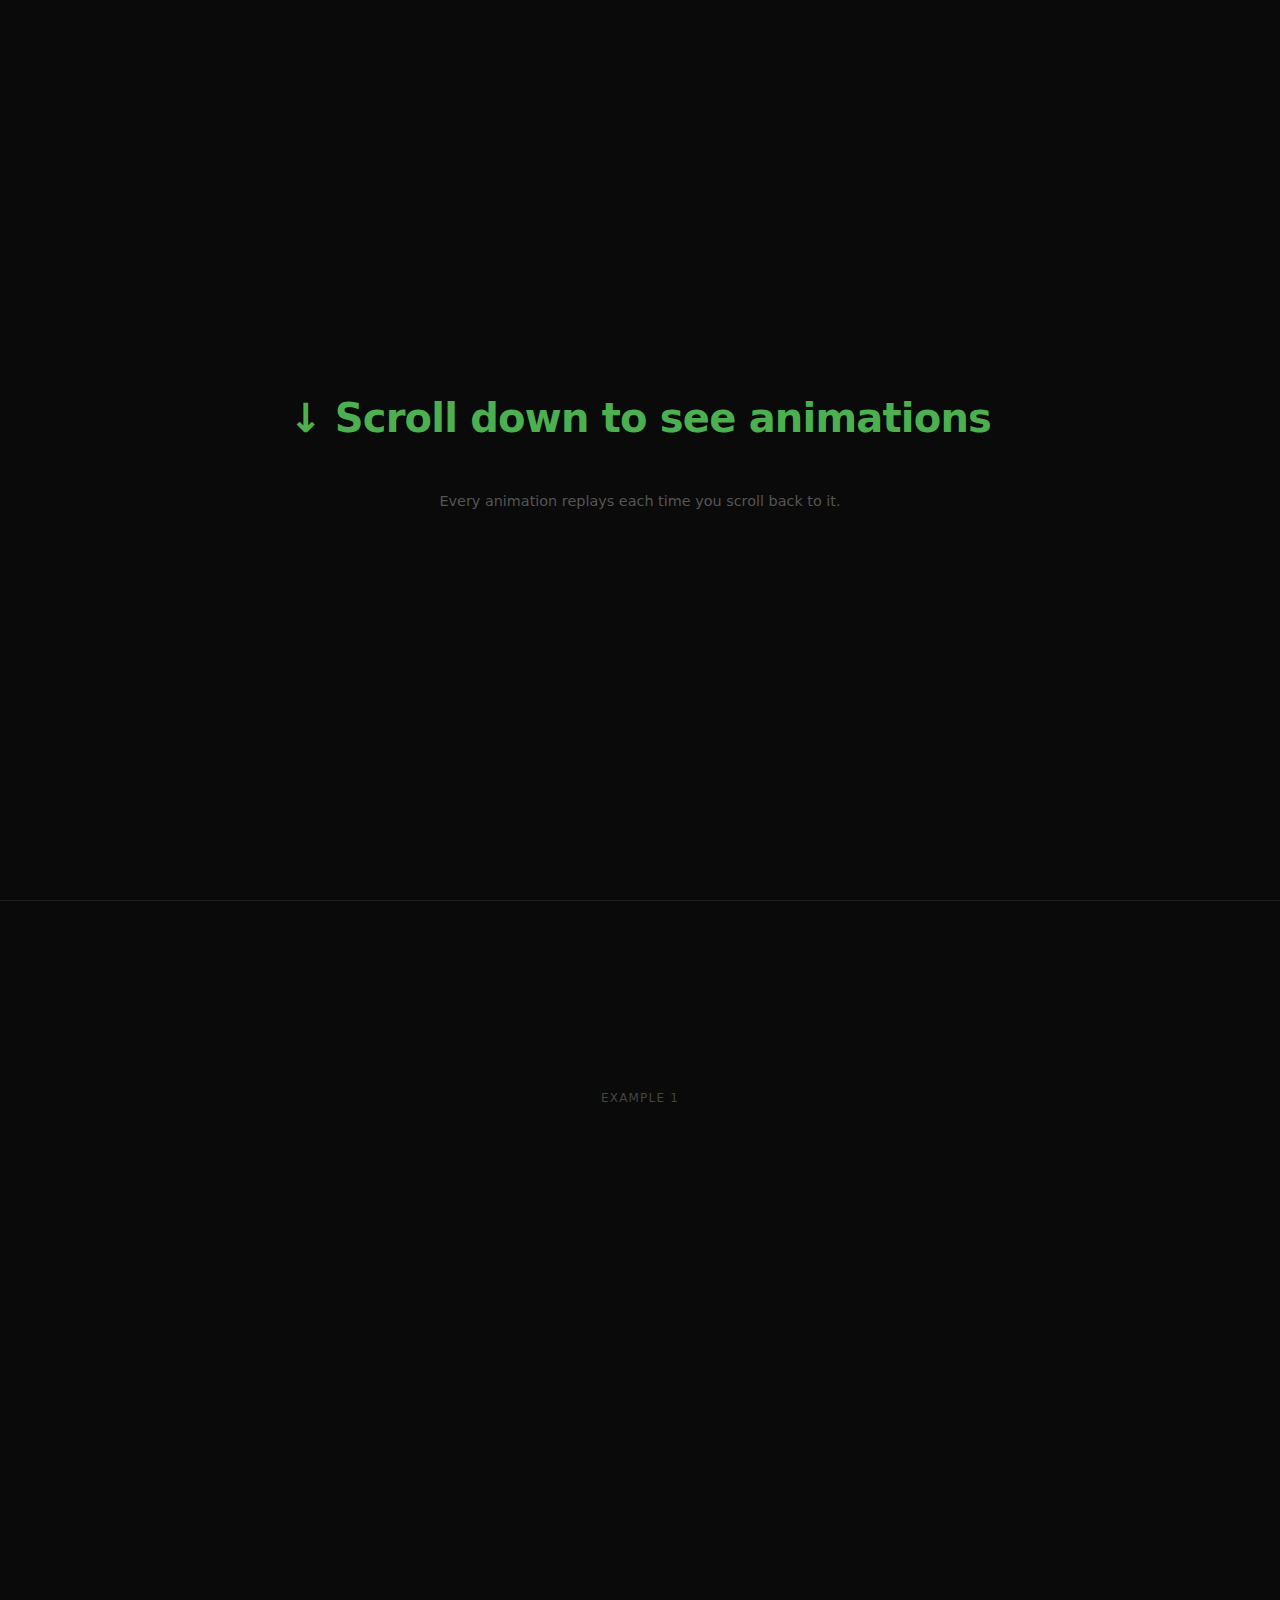
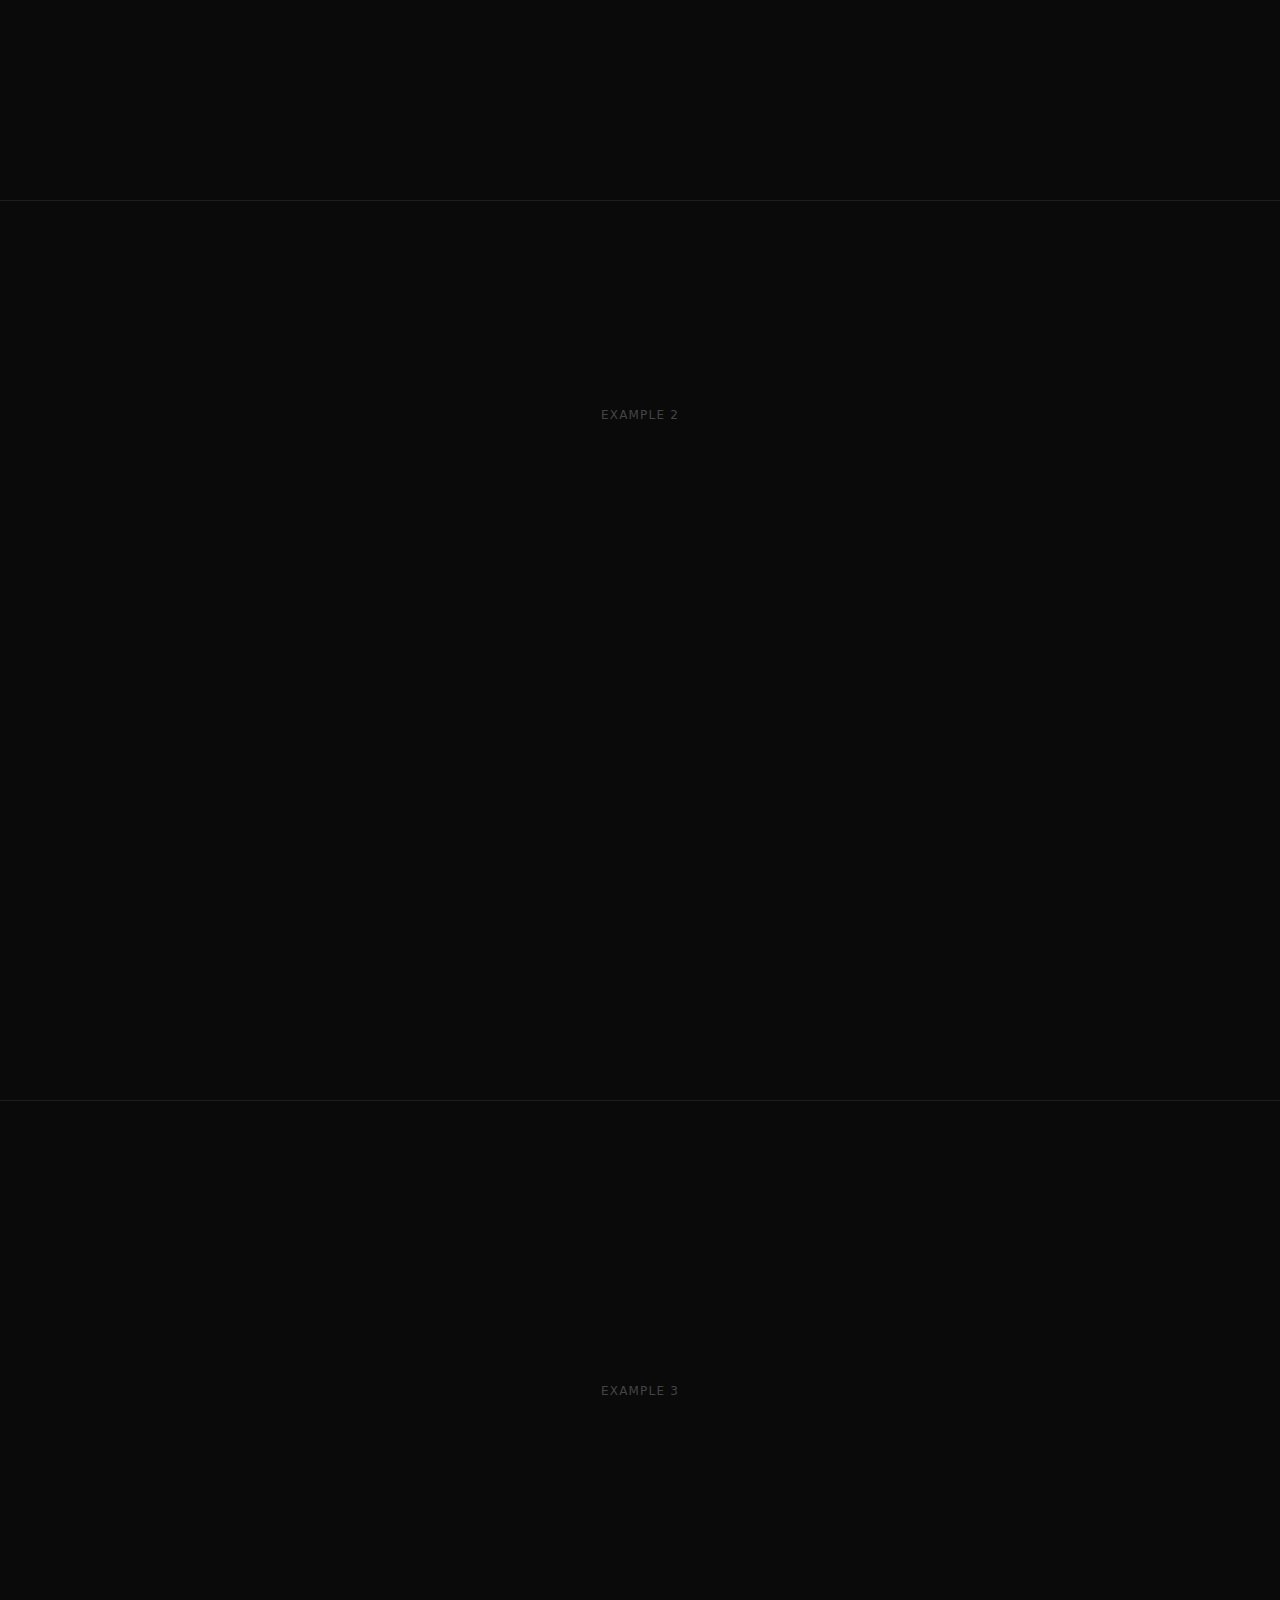
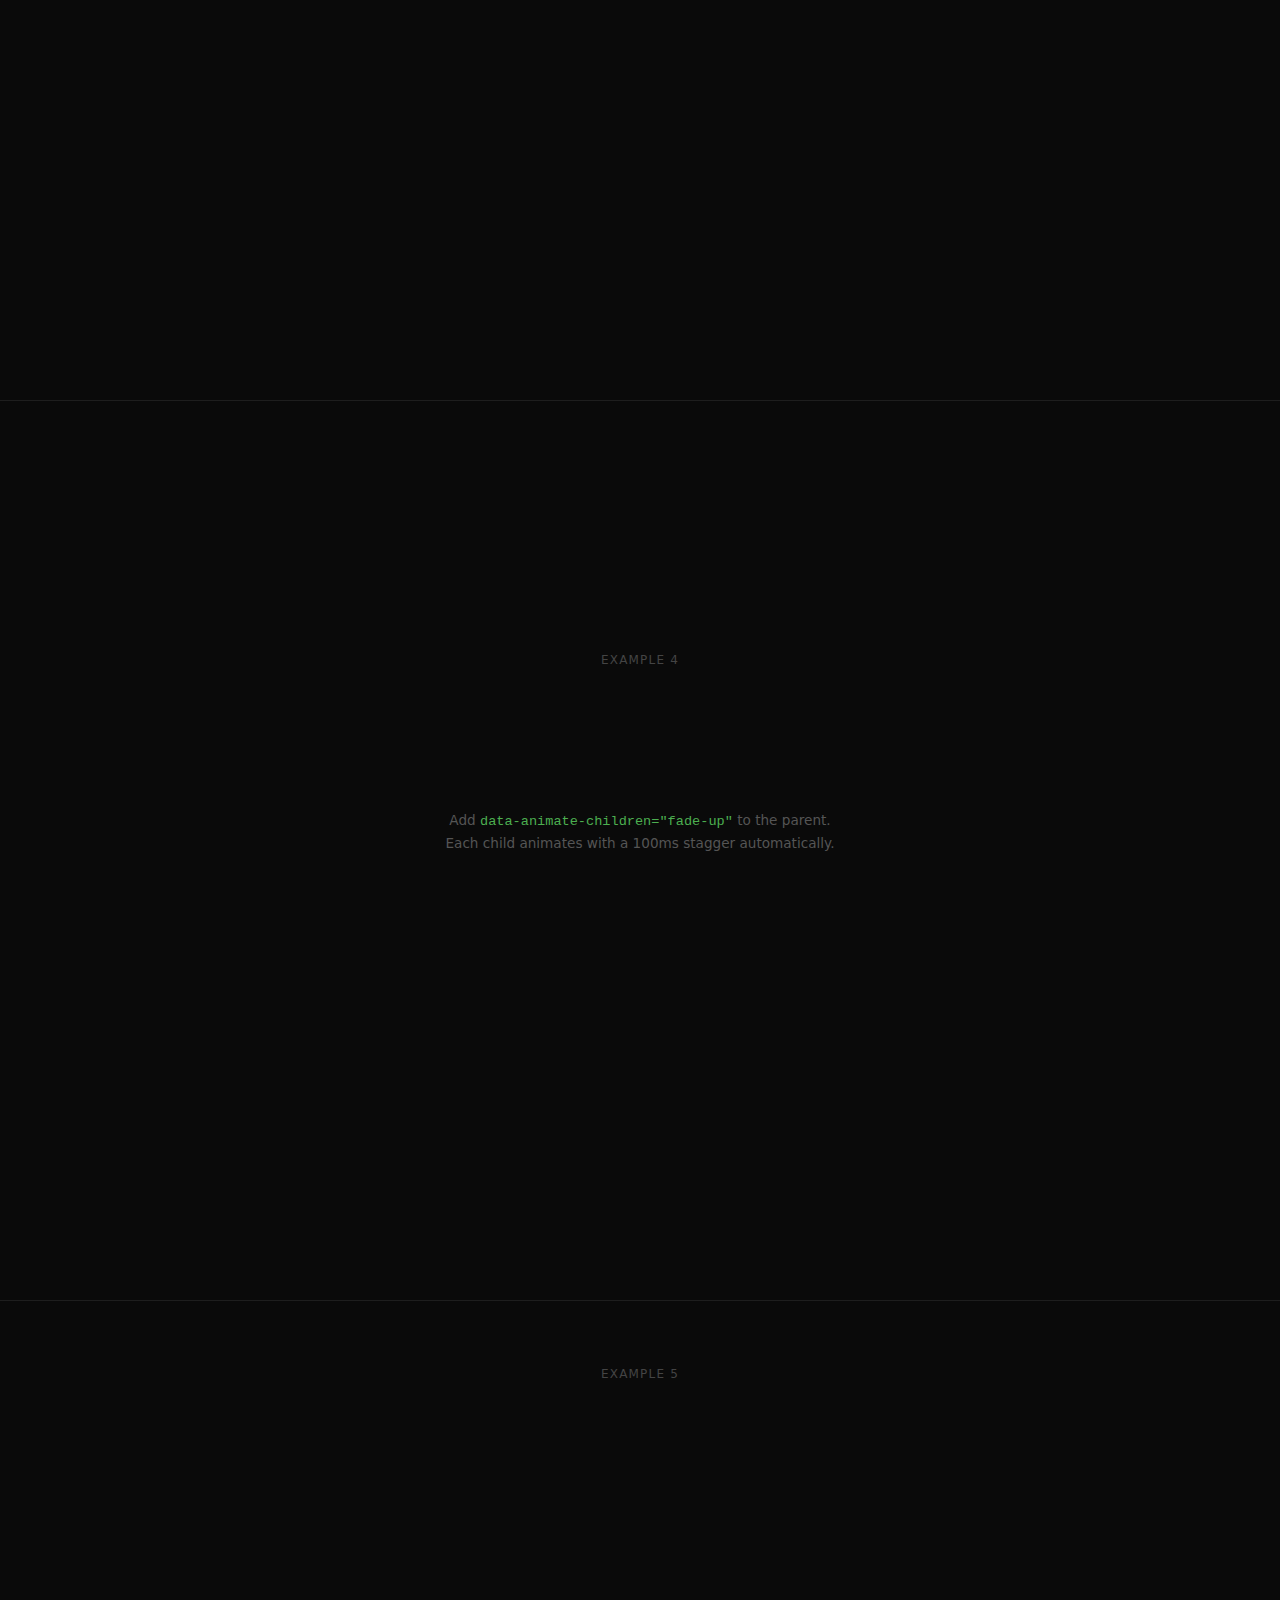
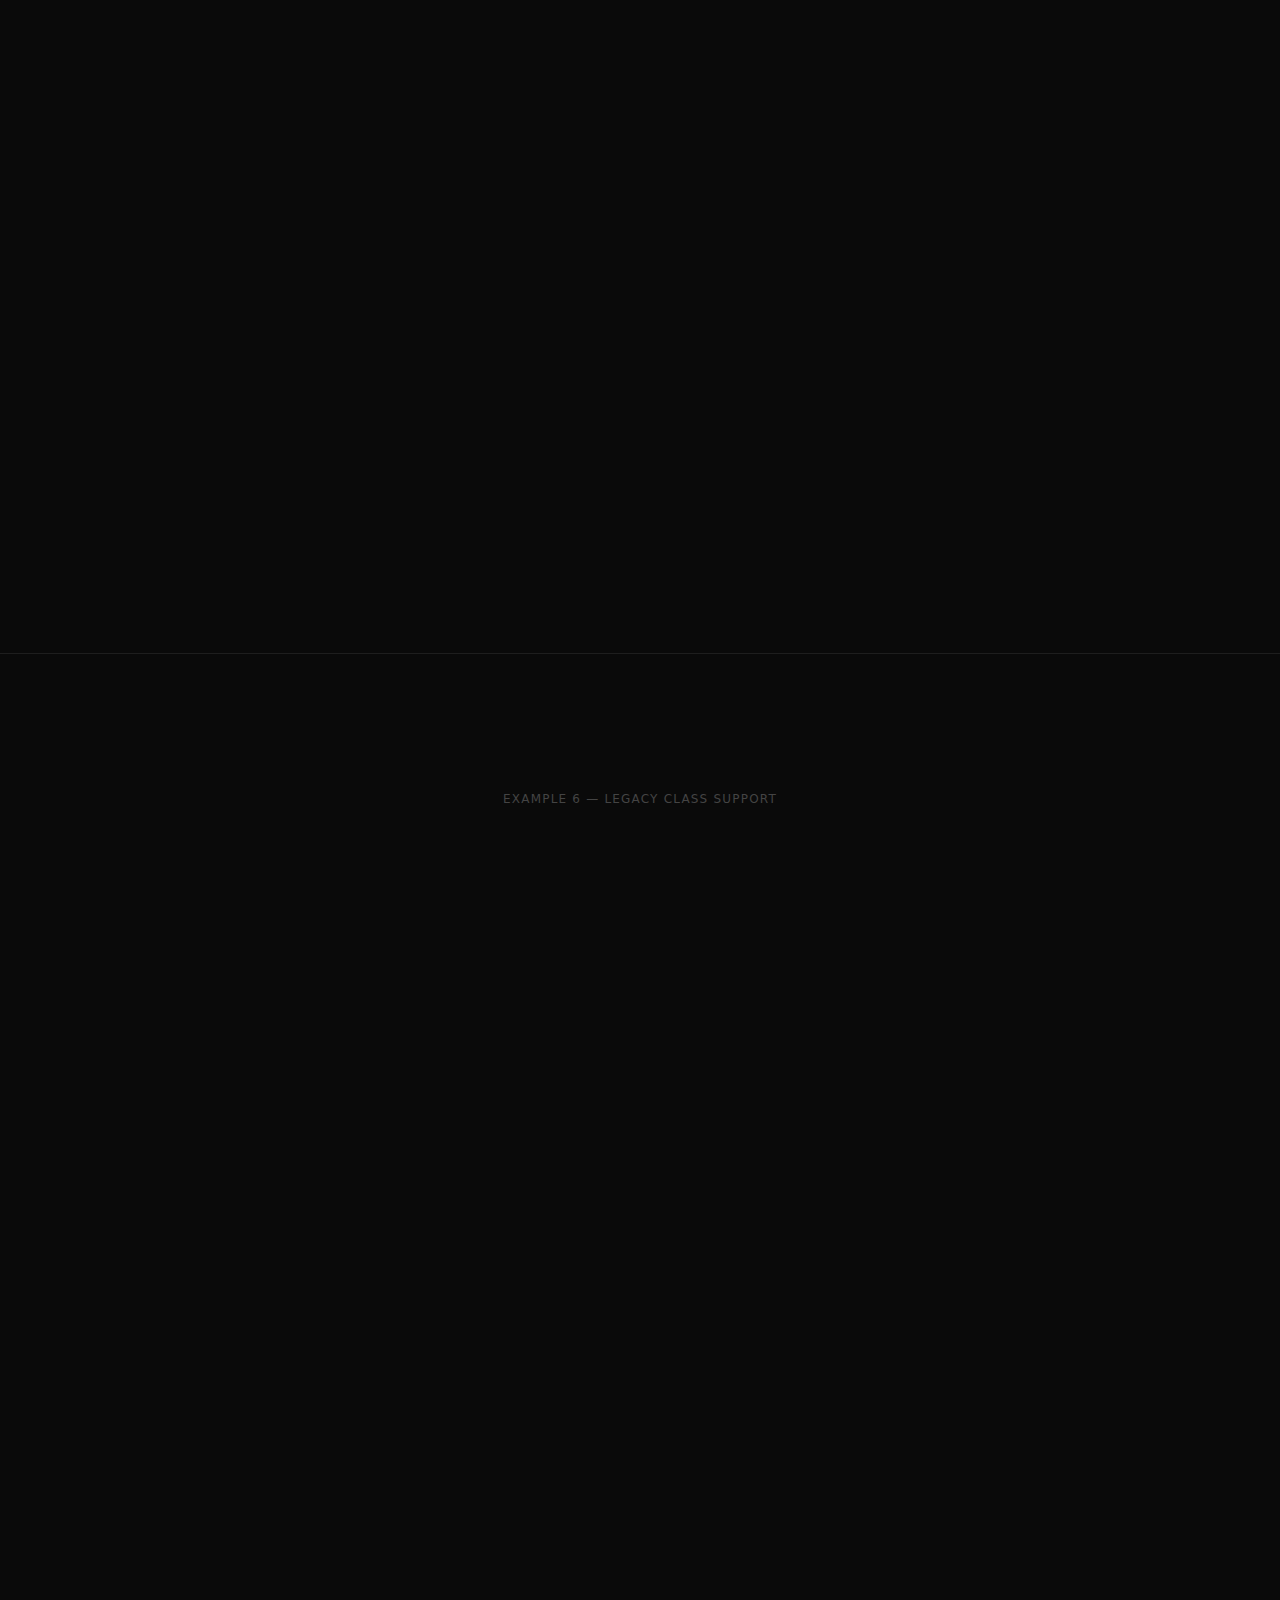
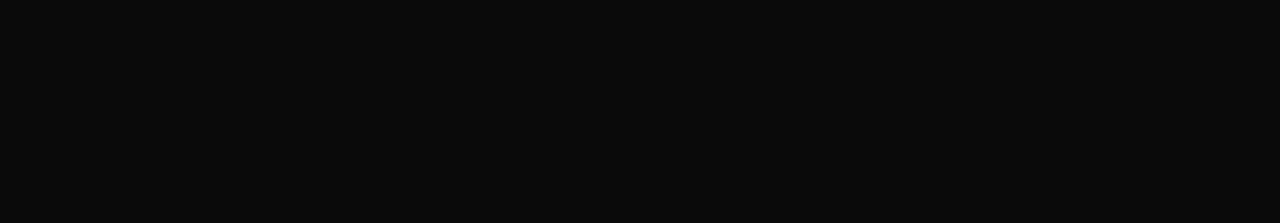
<file: animation.html>
<!DOCTYPE html>
<html lang="en">
<head>
  <meta charset="UTF-8" />
  <meta name="viewport" content="width=device-width, initial-scale=1.0" />
  <title>VIP25 — Animation Examples</title>

  <!-- 1. Link the animation CSS -->
  <link rel="stylesheet" href="animation.css" />

  <style>
    /* ── Demo page base styles (not part of the animation system) ── */
    *, *::before, *::after { box-sizing: border-box; margin: 0; padding: 0; }

    body {
      font-family: system-ui, sans-serif;
      background: #0a0a0a;
      color: #e0e0e0;
      line-height: 1.6;
    }

    .demo-section {
      min-height: 100vh;
      display: flex;
      flex-direction: column;
      align-items: center;
      justify-content: center;
      gap: 2rem;
      padding: 4rem 2rem;
    }

    .demo-section + .demo-section {
      border-top: 1px solid #1e1e1e;
    }

    .demo-section h2 {
      font-size: clamp(1.5rem, 4vw, 2.5rem);
      letter-spacing: -0.02em;
      color: #4CAF50;
      margin-bottom: 0.5rem;
    }

    .demo-card {
      background: #141414;
      border: 1px solid #222;
      border-radius: 12px;
      padding: 2rem 2.5rem;
      max-width: 480px;
      width: 100%;
    }

    .demo-card h3 { font-size: 1.2rem; margin-bottom: 0.5rem; }
    .demo-card p  { font-size: 0.95rem; color: #888; }

    .card-grid {
      display: grid;
      grid-template-columns: repeat(auto-fit, minmax(200px, 1fr));
      gap: 1.25rem;
      max-width: 900px;
      width: 100%;
    }

    .small-card {
      background: #141414;
      border: 1px solid #222;
      border-radius: 10px;
      padding: 1.5rem;
    }

    .small-card h4 { font-size: 1rem; margin-bottom: 0.4rem; }
    .small-card p  { font-size: 0.85rem; color: #666; }

    .label {
      font-size: 0.75rem;
      text-transform: uppercase;
      letter-spacing: 0.1em;
      color: #444;
      margin-bottom: 0.25rem;
    }
  </style>
</head>

<body>

  <!-- =============================================
       ABOVE THE FOLD — No animation needed.
       Hero content is always immediately visible.
       ============================================= -->
  <section class="demo-section" style="min-height:100vh;">
    <h2>↓ Scroll down to see animations</h2>
    <p style="color:#555; font-size:0.9rem;">Every animation replays each time you scroll back to it.</p>
  </section>


  <!-- =============================================
       EXAMPLE 1: fade-up (default, most common)
       Great for: headings, paragraphs, cards
       ============================================= -->
  <section class="demo-section">
    <p class="label">Example 1</p>
    <h2 data-animate="fade-up">Fade Up</h2>

    <div class="demo-card" data-animate="fade-up" data-delay="100">
      <h3>Simple Fade Up</h3>
      <p>This card fades in from below with a slight upward slide. No extra classes needed — just data-animate="fade-up".</p>
    </div>

    <!-- Slower, more cinematic version -->
    <div class="demo-card" data-animate="fade-up" data-delay="200" data-duration="1000">
      <h3>Cinematic Fade Up</h3>
      <p>Same animation with data-duration="1000" for a slower, more premium feel. Ideal for hero sections.</p>
    </div>
  </section>


  <!-- =============================================
       EXAMPLE 2: fade-left & fade-right
       Great for: feature rows, split layouts
       ============================================= -->
  <section class="demo-section">
    <p class="label">Example 2</p>
    <h2 data-animate="fade-up">Directional Slides</h2>

    <div style="display:flex; gap:1.5rem; flex-wrap:wrap; justify-content:center; max-width:900px;">
      <div class="demo-card" data-animate="fade-left">
        <h3>← Fade from Left</h3>
        <p>Slides in from the left. Use for left-side content in split layouts or feature rows.</p>
      </div>

      <div class="demo-card" data-animate="fade-right">
        <h3>Fade from Right →</h3>
        <p>Slides in from the right. Pair with fade-left on the opposite column for a balanced entry.</p>
      </div>
    </div>
  </section>


  <!-- =============================================
       EXAMPLE 3: zoom-in
       Great for: images, feature highlights, logos
       ============================================= -->
  <section class="demo-section">
    <p class="label">Example 3</p>
    <h2 data-animate="fade-up">Zoom In</h2>

    <div class="demo-card" data-animate="zoom-in">
      <h3>Zoom + Blur Reveal</h3>
      <p>Scales up from 92% while unblurring. Works beautifully for images, stat blocks, and feature callouts.</p>
    </div>
  </section>


  <!-- =============================================
       EXAMPLE 4: data-animate-children (stagger)
       Add to a PARENT to auto-stagger all children.
       Great for: card grids, lists, icon rows
       ============================================= -->
  <section class="demo-section">
    <p class="label">Example 4</p>
    <h2 data-animate="fade-up">Auto-Staggered Grid</h2>
    <p style="color:#555; font-size:0.85rem; margin-bottom:1rem; text-align:center;">
      Add <code style="color:#4CAF50;">data-animate-children="fade-up"</code> to the parent.<br>
      Each child animates with a 100ms stagger automatically.
    </p>

    <!-- The parent gets data-animate-children, children are auto-staggered by JS -->
    <div class="card-grid" data-animate-children="fade-up" data-stagger="120">
      <div class="small-card">
        <h4>Card One</h4>
        <p>No manual data attributes needed on each child.</p>
      </div>
      <div class="small-card">
        <h4>Card Two</h4>
        <p>The parent controls the animation type and stagger.</p>
      </div>
      <div class="small-card">
        <h4>Card Three</h4>
        <p>Children stagger 120ms apart (data-stagger="120").</p>
      </div>
      <div class="small-card">
        <h4>Card Four</h4>
        <p>Easily scalable — add more children and they just work.</p>
      </div>
    </div>
  </section>


  <!-- =============================================
       EXAMPLE 5: Mixed / Combined
       Real-world section example
       ============================================= -->
  <section class="demo-section">
    <p class="label">Example 5</p>

    <!-- Section header: fade-up -->
    <h2 data-animate="fade-up">Real-World Example</h2>
    <p data-animate="fade-up" data-delay="100" style="color:#555; max-width:480px; text-align:center;">
      Combining animation types for a full section reveal. Each element staggers to create a natural reading flow.
    </p>

    <!-- Two-column layout -->
    <div style="display:flex; gap:2rem; flex-wrap:wrap; justify-content:center; max-width:900px; margin-top:1rem;">

      <!-- Left column slides in from left -->
      <div class="demo-card" data-animate="fade-left" data-delay="200">
        <h3>Strategy</h3>
        <p>We build with purpose. Every pixel, every interaction, grounded in business goals and user needs.</p>
      </div>

      <!-- Right column slides in from right -->
      <div class="demo-card" data-animate="fade-right" data-delay="200">
        <h3>Execution</h3>
        <p>Clean code, scalable systems, and performance-first delivery from design to production.</p>
      </div>

    </div>

    <!-- Bottom stat zooms in last -->
    <div class="demo-card" data-animate="zoom-in" data-delay="400" style="text-align:center; margin-top:0.5rem;">
      <h3 style="font-size:2.5rem; color:#4CAF50;">100%</h3>
      <p>Client satisfaction — verified through every project.</p>
    </div>
  </section>


  <!-- =============================================
       EXAMPLE 6: Legacy class support
       Old .reveal / .reveal-left / .reveal-right
       classes still work automatically.
       ============================================= -->
  <section class="demo-section">
    <p class="label">Example 6 — Legacy Class Support</p>
    <h2 data-animate="fade-up">Legacy Classes</h2>

    <div class="demo-card reveal">
      <h3>.reveal (fade-up)</h3>
      <p>Old .reveal class still works. Internally mapped to fade-up by the JS.</p>
    </div>

    <div style="display:flex; gap:1.5rem; flex-wrap:wrap; justify-content:center;">
      <div class="demo-card reveal-left">
        <h3>.reveal-left</h3>
        <p>Old class → fade-left.</p>
      </div>
      <div class="demo-card reveal-right">
        <h3>.reveal-right</h3>
        <p>Old class → fade-right.</p>
      </div>
    </div>
  </section>


  <!-- Spacer so last section can scroll fully into view -->
  <div style="height: 30vh;"></div>


  <!-- 2. Link the main JS (must be at end of body) -->
  <script src="main.js"></script>

</body>
</html>
</file>
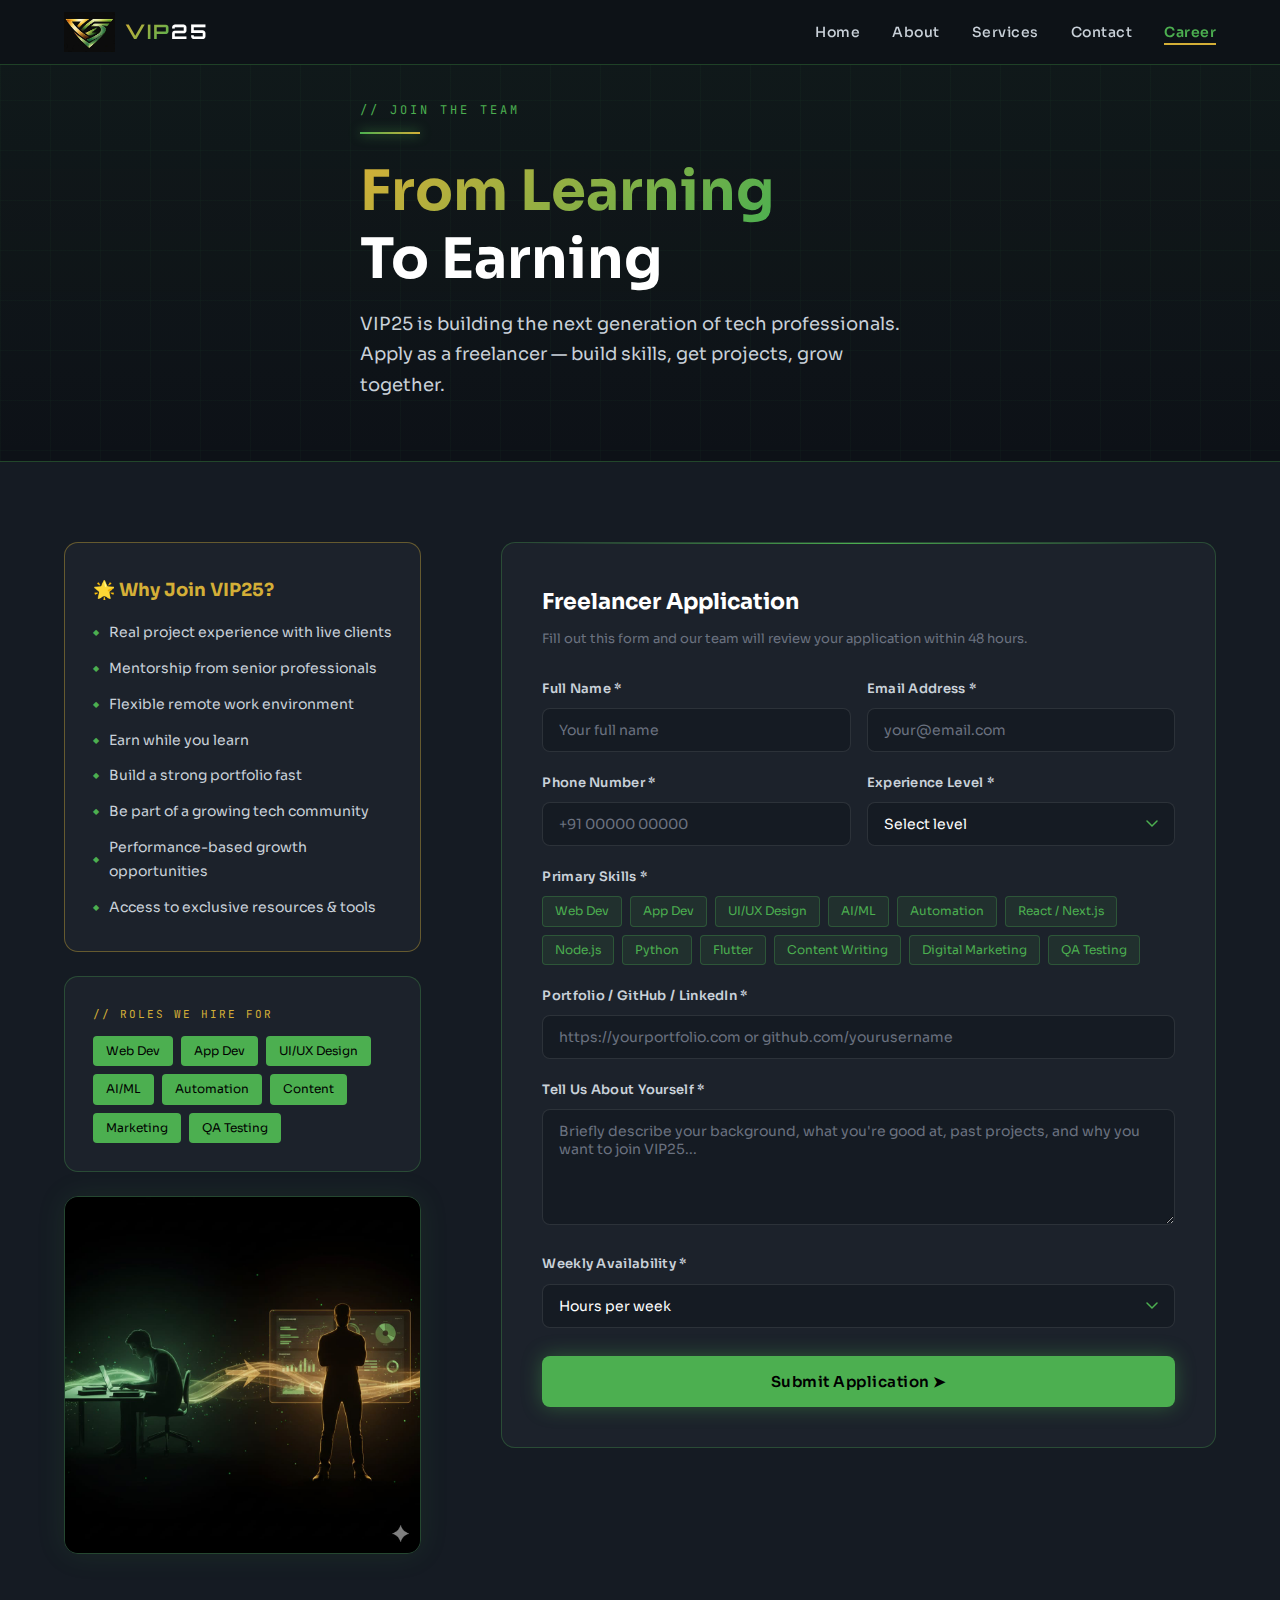
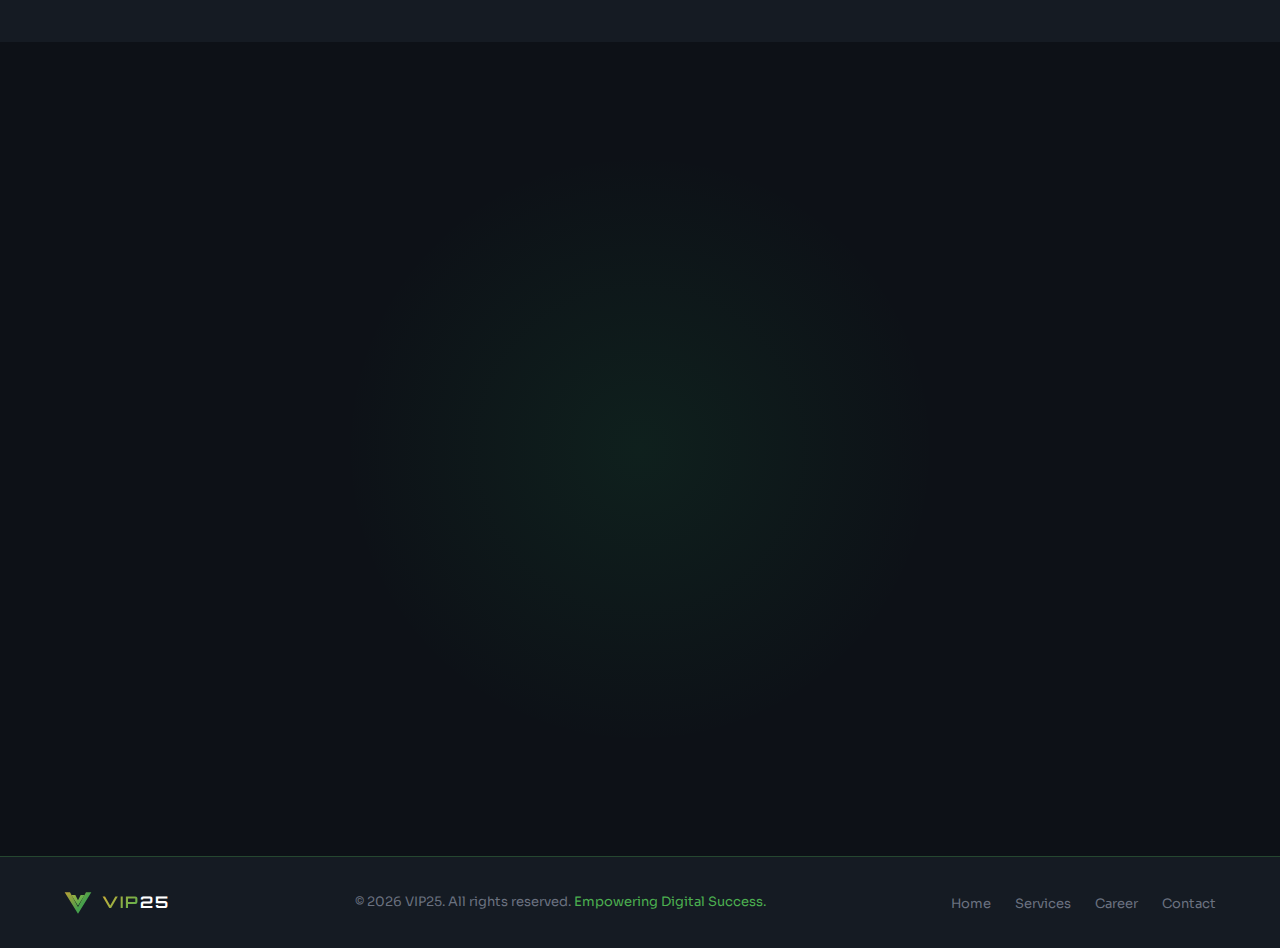
<file: career.html>
<!DOCTYPE html>
<html lang="en">
<head>
  <meta charset="UTF-8" />
  <meta name="viewport" content="width=device-width, initial-scale=1.0" />
  <title>Career — VIP25 Freelancer Application</title>
  <meta name="description" content="Join VIP25 as a freelancer. Apply now and start earning with your tech skills." />
  <link rel="stylesheet" href="style.css" />
  <link rel="preconnect" href="https://fonts.googleapis.com" />
  <link rel="preconnect" href="https://fonts.gstatic.com" crossorigin />
</head>
<body>

  <!-- ============================================
       NAVBAR (same as main site)
       ============================================ -->
  <nav id="navbar" class="scrolled">
    <div class="nav-inner">
      <a href="index.html" class="nav-logo">
       <img src="./resources/Logo (1).jpg" alt="">
        <span class="nav-logo-text"><span>VIP</span>25</span>
      </a>

      <ul class="nav-links" id="navLinks">
        <li><a href="index.html">Home</a></li>
        <li><a href="index.html#about">About</a></li>
        <li><a href="index.html#services">Services</a></li>
        <li><a href="index.html#contact-form">Contact</a></li>
        <li><a href="career.html" class="nav-career active">Career</a></li>
      </ul>

      <button class="nav-hamburger" id="hamburger" aria-label="Toggle menu">
        <span></span>
        <span></span>
        <span></span>
      </button>
    </div>
  </nav>


  <!-- ============================================
       CAREER HERO
       ============================================ -->
  <div class="career-hero">
    <div class="container">
      <div class="career-hero-content">
        <div class="section-label">// JOIN THE TEAM</div>
        <div class="glow-line"></div>
        <h1 class="section-title" style="font-size: clamp(32px, 5vw, 56px);">
          <span>From Learning</span><br>To Earning
        </h1>
        <p style="font-size: 18px; color: var(--text-sub); max-width: 560px; margin-top: 16px;">
          VIP25 is building the next generation of tech professionals. Apply as a freelancer — build skills, get projects, grow together.
        </p>
      </div>
    </div>
  </div>


  <!-- ============================================
       CAREER FORM SECTION
       ============================================ -->
  <section class="career-form-section">
    <div class="container">
      <div class="career-grid">

        <!-- Left Info Panel -->
        <div class="reveal-left">
          <div class="career-info-card">
            <h3>🌟 Why Join VIP25?</h3>
            <ul class="career-perks">
              <li>Real project experience with live clients</li>
              <li>Mentorship from senior professionals</li>
              <li>Flexible remote work environment</li>
              <li>Earn while you learn</li>
              <li>Build a strong portfolio fast</li>
              <li>Be part of a growing tech community</li>
              <li>Performance-based growth opportunities</li>
              <li>Access to exclusive resources & tools</li>
            </ul>
          </div>

          <!-- Roles we look for -->
          <div style="margin-top: 24px; background: var(--bg-card); border: 1px solid var(--border-green); border-radius: var(--radius); padding: 28px;">
            <div class="mv-label" style="margin-bottom: 12px;">// ROLES WE HIRE FOR</div>
            <div style="display: flex; flex-wrap: wrap; gap: 8px;">
              <span class="skill-tag active">Web Dev</span>
              <span class="skill-tag active">App Dev</span>
              <span class="skill-tag active">UI/UX Design</span>
              <span class="skill-tag active">AI/ML</span>
              <span class="skill-tag active">Automation</span>
              <span class="skill-tag active">Content</span>
              <span class="skill-tag active">Marketing</span>
              <span class="skill-tag active">QA Testing</span>
            </div>
          </div>

          <!-- Image -->
          <img
            src="./resources/IMG-20260223-WA0009.jpg"
            alt="VIP25 team collaboration"
            loading="lazy"
            style="width:100%; border-radius:var(--radius); border:1px solid var(--border-green); margin-top:24px; box-shadow: 0 0 30px rgba(76,175,80,0.1);"
          />
        </div>


        <!-- Right Form Card -->
        <div class="reveal-right">
          <div class="form-card" id="careerFormCard">
            <h3 style="font-size: 22px; font-weight: 700; color: var(--text-heading); margin-bottom: 8px;">
              Freelancer Application
            </h3>
            <p style="font-size: 13px; color: var(--text-muted); margin-bottom: 28px;">
              Fill out this form and our team will review your application within 48 hours.
            </p>

            <form id="careerForm" novalidate>

              <!-- Row 1: Name + Email -->
              <div class="form-row">
                <div class="form-group">
                  <label for="ca-name">Full Name *</label>
                  <input type="text" id="ca-name" name="fullname" placeholder="Your full name" />
                  <div class="form-error" id="ca-err-name">Please enter your name.</div>
                </div>
                <div class="form-group">
                  <label for="ca-email">Email Address *</label>
                  <input type="email" id="ca-email" name="email" placeholder="your@email.com" />
                  <div class="form-error" id="ca-err-email">Please enter a valid email.</div>
                </div>
              </div>

              <!-- Row 2: Phone + Experience -->
              <div class="form-row">
                <div class="form-group">
                  <label for="ca-phone">Phone Number *</label>
                  <input type="tel" id="ca-phone" name="phone" placeholder="+91 00000 00000" />
                  <div class="form-error" id="ca-err-phone">Please enter your phone number.</div>
                </div>
                <div class="form-group">
                  <label for="ca-experience">Experience Level *</label>
                  <select id="ca-experience" name="experience">
                    <option value="" disabled selected>Select level</option>
                    <option value="fresher">Fresher (0–1 yr)</option>
                    <option value="junior">Junior (1–2 yrs)</option>
                    <option value="mid">Mid-Level (2–4 yrs)</option>
                    <option value="senior">Senior (4+ yrs)</option>
                  </select>
                  <div class="form-error" id="ca-err-exp">Please select your experience level.</div>
                </div>
              </div>

              <!-- Skills -->
              <div class="form-group">
                <label>Primary Skills *</label>
                <div class="skill-tags" id="skillTags">
                  <span class="skill-tag" data-val="web-dev">Web Dev</span>
                  <span class="skill-tag" data-val="app-dev">App Dev</span>
                  <span class="skill-tag" data-val="uiux">UI/UX Design</span>
                  <span class="skill-tag" data-val="ai-ml">AI/ML</span>
                  <span class="skill-tag" data-val="automation">Automation</span>
                  <span class="skill-tag" data-val="react">React / Next.js</span>
                  <span class="skill-tag" data-val="node">Node.js</span>
                  <span class="skill-tag" data-val="python">Python</span>
                  <span class="skill-tag" data-val="flutter">Flutter</span>
                  <span class="skill-tag" data-val="content">Content Writing</span>
                  <span class="skill-tag" data-val="marketing">Digital Marketing</span>
                  <span class="skill-tag" data-val="qa">QA Testing</span>
                </div>
                <input type="hidden" id="ca-skills" name="skills" />
                <div class="form-error" id="ca-err-skills">Please select at least one skill.</div>
              </div>

              <!-- Portfolio -->
              <div class="form-group">
                <label for="ca-portfolio">Portfolio / GitHub / LinkedIn *</label>
                <input type="url" id="ca-portfolio" name="portfolio" placeholder="https://yourportfolio.com or github.com/yourusername" />
                <div class="form-error" id="ca-err-portfolio">Please enter your portfolio link.</div>
              </div>

              <!-- Message -->
              <div class="form-group">
                <label for="ca-message">Tell Us About Yourself *</label>
                <textarea
                  id="ca-message"
                  name="message"
                  placeholder="Briefly describe your background, what you're good at, past projects, and why you want to join VIP25..."
                  rows="5"
                ></textarea>
                <div class="form-error" id="ca-err-message">Please tell us about yourself.</div>
              </div>

              <!-- Availability -->
              <div class="form-group">
                <label for="ca-availability">Weekly Availability *</label>
                <select id="ca-availability" name="availability">
                  <option value="" disabled selected>Hours per week</option>
                  <option value="5-10">5–10 hours/week (Part-time)</option>
                  <option value="10-20">10–20 hours/week (Semi-active)</option>
                  <option value="20-40">20–40 hours/week (Active)</option>
                  <option value="40+">40+ hours/week (Full-time freelance)</option>
                </select>
                <div class="form-error" id="ca-err-avail">Please select your availability.</div>
              </div>

              <button type="submit" class="btn btn-primary btn-submit">
                Submit Application ➤
              </button>
            </form>

            <div class="form-success" id="careerFormSuccess">
              🎉 Application submitted! Our team will review it and contact you within 48 hours. Welcome to the VIP25 community!
            </div>
          </div>
        </div>

      </div>
    </div>
  </section>

<!-- ============================================
     WHATSAPP COMMUNITY
     ============================================ -->
<section style="padding: 80px 0; background: var(--bg-main); position: relative; overflow: hidden;">

  <!-- Background glow -->
  <div style="
    position: absolute; top: 50%; left: 50%;
    transform: translate(-50%, -50%);
    width: 600px; height: 600px;
    background: radial-gradient(circle, rgba(37,211,102,0.08) 0%, transparent 70%);
    pointer-events: none;
  "></div>

  <div class="container">

    <!-- Section Label -->
    <div style="text-align: center; margin-bottom: 48px;" class="reveal">
      <div class="section-label">// COMMUNITY</div>
      <div class="glow-line" style="margin: 0 auto 24px;"></div>
      <h2 class="section-title">Join Our <span>WhatsApp Community</span></h2>
      <p class="section-desc" style="margin: 0 auto;">
        Connect with 100+ freelancers, get project updates, share skills, and grow together — all in one place.
      </p>
    </div>

    <!-- Community Card -->
    <div class="reveal" style="
      max-width: 780px;
      margin: 0 auto;
      background: var(--bg-card);
      border: 1px solid rgba(37,211,102,0.3);
      border-radius: var(--radius);
      padding: 48px 40px;
      position: relative;
      overflow: hidden;
      box-shadow: 0 0 60px rgba(37,211,102,0.08);
    ">

      <!-- Top shimmer line -->
      <div style="
        position: absolute; top: 0; left: 24px; right: 24px; height: 1px;
        background: linear-gradient(90deg, transparent, #25D366, transparent);
      "></div>

      <!-- WhatsApp Icon + Text layout -->
      <div style="display: flex; align-items: center; gap: 40px; flex-wrap: wrap;">

        <!-- Left: WA Icon Circle -->
        <div style="
          width: 110px; height: 110px; flex-shrink: 0;
          background: linear-gradient(135deg, rgba(37,211,102,0.15), rgba(37,211,102,0.05));
          border: 1px solid rgba(37,211,102,0.4);
          border-radius: 50%;
          display: flex; align-items: center; justify-content: center;
          box-shadow: 0 0 40px rgba(37,211,102,0.2);
          animation: waPulse 2.5s ease-in-out infinite;
        ">
          <svg width="52" height="52" viewBox="0 0 24 24" fill="#25D366">
            <path d="M17.472 14.382c-.297-.149-1.758-.867-2.03-.967-.273-.099-.471-.148-.67.15-.197.297-.767.966-.94 1.164-.173.199-.347.223-.644.075-.297-.15-1.255-.463-2.39-1.475-.883-.788-1.48-1.761-1.653-2.059-.173-.297-.018-.458.13-.606.134-.133.298-.347.446-.52.149-.174.198-.298.298-.497.099-.198.05-.371-.025-.52-.075-.149-.669-1.612-.916-2.207-.242-.579-.487-.5-.669-.51-.173-.008-.371-.01-.57-.01-.198 0-.52.074-.792.372-.272.297-1.04 1.016-1.04 2.479 0 1.462 1.065 2.875 1.213 3.074.149.198 2.096 3.2 5.077 4.487.709.306 1.262.489 1.694.625.712.227 1.36.195 1.871.118.571-.085 1.758-.719 2.006-1.413.248-.694.248-1.289.173-1.413-.074-.124-.272-.198-.57-.347z"/>
            <path d="M12 0C5.373 0 0 5.373 0 12c0 2.118.554 4.107 1.523 5.83L.057 23.196a.75.75 0 00.92.92l5.42-1.461A11.945 11.945 0 0012 24c6.627 0 12-5.373 12-12S18.627 0 12 0zm0 21.75a9.73 9.73 0 01-4.95-1.35l-.355-.211-3.684.993.983-3.596-.231-.371A9.722 9.722 0 012.25 12C2.25 6.615 6.615 2.25 12 2.25S21.75 6.615 21.75 12 17.385 21.75 12 21.75z"/>
          </svg>
        </div>

        <!-- Right: Text + Benefits + Button -->
        <div style="flex: 1; min-width: 220px;">
          <h3 style="
            font-family: 'Sora', sans-serif; font-weight: 700;
            font-size: 22px; color: var(--text-heading);
            margin-bottom: 12px;
          ">VIP25 Freelancer Community</h3>

          <p style="font-size: 14px; color: var(--text-sub); margin-bottom: 20px; line-height: 1.7;">
            Get instant access to project opportunities, peer support, exclusive learning resources, and direct communication with the VIP25 team.
          </p>

          <!-- Benefit Pills -->
          <div style="display: flex; flex-wrap: wrap; gap: 8px; margin-bottom: 28px;">
            <span style="
              background: rgba(37,211,102,0.1); border: 1px solid rgba(37,211,102,0.3);
              border-radius: 50px; padding: 4px 14px;
              font-size: 12px; color: #25D366; font-weight: 600;
            ">📢 Project Alerts</span>
            <span style="
              background: rgba(37,211,102,0.1); border: 1px solid rgba(37,211,102,0.3);
              border-radius: 50px; padding: 4px 14px;
              font-size: 12px; color: #25D366; font-weight: 600;
            ">🤝 Peer Support</span>
            <span style="
              background: rgba(37,211,102,0.1); border: 1px solid rgba(37,211,102,0.3);
              border-radius: 50px; padding: 4px 14px;
              font-size: 12px; color: #25D366; font-weight: 600;
            ">🎓 Free Resources</span>
            <span style="
              background: rgba(37,211,102,0.1); border: 1px solid rgba(37,211,102,0.3);
              border-radius: 50px; padding: 4px 14px;
              font-size: 12px; color: #25D366; font-weight: 600;
            ">⚡ Direct Team Access</span>
          </div>

          <!-- CTA Button -->
          <a
            href="https://chat.whatsapp.com/YOUR_COMMUNITY_LINK"
            target="_blank"
            rel="noopener"
            style="
              display: inline-flex; align-items: center; gap: 10px;
              background: #25D366;
              color: #000; font-family: 'Sora', sans-serif;
              font-weight: 700; font-size: 15px;
              padding: 14px 28px; border-radius: 8px;
              text-decoration: none;
              box-shadow: 0 0 30px rgba(37,211,102,0.35);
              transition: all 0.3s ease;
            "
            onmouseover="this.style.boxShadow='0 0 50px rgba(37,211,102,0.6)'; this.style.transform='translateY(-2px)';"
            onmouseout="this.style.boxShadow='0 0 30px rgba(37,211,102,0.35)'; this.style.transform='translateY(0)';"
          >
            <svg width="20" height="20" viewBox="0 0 24 24" fill="currentColor">
              <path d="M17.472 14.382c-.297-.149-1.758-.867-2.03-.967-.273-.099-.471-.148-.67.15-.197.297-.767.966-.94 1.164-.173.199-.347.223-.644.075-.297-.15-1.255-.463-2.39-1.475-.883-.788-1.48-1.761-1.653-2.059-.173-.297-.018-.458.13-.606.134-.133.298-.347.446-.52.149-.174.198-.298.298-.497.099-.198.05-.371-.025-.52-.075-.149-.669-1.612-.916-2.207-.242-.579-.487-.5-.669-.51-.173-.008-.371-.01-.57-.01-.198 0-.52.074-.792.372-.272.297-1.04 1.016-1.04 2.479 0 1.462 1.065 2.875 1.213 3.074.149.198 2.096 3.2 5.077 4.487.709.306 1.262.489 1.694.625.712.227 1.36.195 1.871.118.571-.085 1.758-.719 2.006-1.413.248-.694.248-1.289.173-1.413-.074-.124-.272-.198-.57-.347z"/>
              <path d="M12 0C5.373 0 0 5.373 0 12c0 2.118.554 4.107 1.523 5.83L.057 23.196a.75.75 0 00.92.92l5.42-1.461A11.945 11.945 0 0012 24c6.627 0 12-5.373 12-12S18.627 0 12 0zm0 21.75a9.73 9.73 0 01-4.95-1.35l-.355-.211-3.684.993.983-3.596-.231-.371A9.722 9.722 0 012.25 12C2.25 6.615 6.615 2.25 12 2.25S21.75 6.615 21.75 12 17.385 21.75 12 21.75z"/>
            </svg>
            Join Community Now
          </a>
        </div>

      </div>

      <!-- Member count strip -->
      <div style="
        margin-top: 32px; padding-top: 24px;
        border-top: 1px solid rgba(255,255,255,0.06);
        display: flex; align-items: center; gap: 16px; flex-wrap: wrap;
      ">
        <div style="display: flex; align-items: center; gap: 8px;">
          <!-- Avatar stack -->
          <div style="display: flex;">
            <div style="width:32px;height:32px;border-radius:50%;background:linear-gradient(135deg,#4CAF50,#1a8c1e);border:2px solid var(--bg-card);display:flex;align-items:center;justify-content:center;font-size:13px;margin-left:-4px;">👨‍💻</div>
            <div style="width:32px;height:32px;border-radius:50%;background:linear-gradient(135deg,#D4AF37,#a07c10);border:2px solid var(--bg-card);display:flex;align-items:center;justify-content:center;font-size:13px;margin-left:-8px;">👩‍💻</div>
            <div style="width:32px;height:32px;border-radius:50%;background:linear-gradient(135deg,#4CAF50,#D4AF37);border:2px solid var(--bg-card);display:flex;align-items:center;justify-content:center;font-size:13px;margin-left:-8px;">🧑‍💻</div>
            <div style="width:32px;height:32px;border-radius:50%;background:var(--bg-alt);border:2px solid var(--border-green);display:flex;align-items:center;justify-content:center;font-size:10px;color:var(--green);font-weight:700;margin-left:-8px;">+97</div>
          </div>
          <span style="font-size:13px; color:var(--text-sub);">
            <strong style="color:var(--text-heading);">100+ members</strong> already inside
          </span>
        </div>

        <div style="
          margin-left: auto;
          display: flex; align-items: center; gap: 6px;
          font-size: 12px; color: var(--text-muted);
          font-family: 'JetBrains Mono', monospace;
        ">
          <span style="
            width: 7px; height: 7px; border-radius: 50%;
            background: #25D366;
            box-shadow: 0 0 8px #25D366;
            display: inline-block;
            animation: waPulse 2s infinite;
          "></span>
          COMMUNITY ACTIVE
        </div>
      </div>

    </div>
  </div>
</section>

<!-- WhatsApp pulse animation -->
<style>
@keyframes waPulse {
  0%, 100% { box-shadow: 0 0 40px rgba(37,211,102,0.2); }
  50%       { box-shadow: 0 0 60px rgba(37,211,102,0.45); }
}
</style>
  <!-- ============================================
       FOOTER
       ============================================ -->
  <footer>
    <div class="container">
      <div class="footer-inner">
        <div class="footer-brand">
          <svg width="28" height="24" viewBox="0 0 42 36" fill="none">
            <defs>
              <linearGradient id="lgFtC" x1="0" y1="0" x2="42" y2="36" gradientUnits="userSpaceOnUse">
                <stop offset="0%" stop-color="#D4AF37"/>
                <stop offset="60%" stop-color="#4CAF50"/>
              </linearGradient>
            </defs>
            <polygon points="21,34 1,2 9,2 21,24 33,2 41,2" fill="url(#lgFtC)" opacity="0.9"/>
            <polygon points="21,22 11,6 17,6 21,14 25,6 31,6" fill="url(#lgFtC)"/>
          </svg>
          <span class="footer-logo-text"><span>VIP</span>25</span>
        </div>

        <p class="footer-copy">© 2026 VIP25. All rights reserved. <span style="color:var(--green)">Empowering Digital Success.</span></p>

        <ul class="footer-links">
          <li><a href="index.html">Home</a></li>
          <li><a href="index.html#services">Services</a></li>
          <li><a href="career.html">Career</a></li>
          <li><a href="index.html#contact-form">Contact</a></li>
        </ul>
      </div>
    </div>
  </footer>

  <script src="script.js"></script>

</body>
</html>
</file>
<file: animation.css>
/* ============================================
   SCROLL REVEAL — CSS ANIMATION CLASSES
   VIP25 Premium Animation System
   ============================================

   These classes define the INITIAL (hidden) states.
   JavaScript handles transitions to the visible state
   dynamically via inline styles, giving full control
   over duration and delay per element.

   You can use these as fallback static styles or
   as a reference for what each animation does.
   ============================================ */


/* -----------------------------------------------
   BASE: All animatable elements start invisible.
   JS will handle the reveal transition.
   ----------------------------------------------- */
[data-animate],
.reveal,
.reveal-left,
.reveal-right {
  opacity: 0;
  will-change: transform, opacity;
}

/* Reduce motion for accessibility */
@media (prefers-reduced-motion: reduce) {
  [data-animate],
  .reveal,
  .reveal-left,
  .reveal-right {
    opacity: 1 !important;
    transform: none !important;
    filter: none !important;
    transition: none !important;
  }
}


/* -----------------------------------------------
   ANIMATION TYPES — Initial hidden states
   (These match what JS sets in setHiddenState())
   ----------------------------------------------- */

[data-animate="fade-up"] {
  transform: translateY(40px);
}

[data-animate="fade-left"] {
  transform: translateX(-50px);
}

[data-animate="fade-right"] {
  transform: translateX(50px);
}

[data-animate="zoom-in"] {
  transform: scale(0.92);
  filter: blur(4px);
}


/* -----------------------------------------------
   VISIBLE STATE — Applied by JS when in viewport.
   Defined here as a reference / CSS-only fallback.
   ----------------------------------------------- */
[data-animate].is-visible {
  opacity: 1;
  transform: translateY(0) translateX(0) scale(1);
  filter: blur(0);
}


/* -----------------------------------------------
   STAGGER HELPERS — Optional utility classes
   for manually staggering sibling elements
   without JS data attributes.
   ----------------------------------------------- */
.stagger-1 { --anim-delay: 0ms; }
.stagger-2 { --anim-delay: 100ms; }
.stagger-3 { --anim-delay: 200ms; }
.stagger-4 { --anim-delay: 300ms; }
.stagger-5 { --anim-delay: 400ms; }
.stagger-6 { --anim-delay: 500ms; }


/* -----------------------------------------------
   DURATION HELPERS — Utility classes for common
   animation speed presets (applied via JS or inline).
   ----------------------------------------------- */

/* Fast — micro-interactions, small UI elements */
.anim-fast   { --anim-duration: 400ms; }

/* Default — most content blocks */
.anim-normal { --anim-duration: 700ms; }

/* Slow — hero elements, full-width sections */
.anim-slow   { --anim-duration: 1000ms; }

/* Dramatic — large images, section headers */
.anim-cinematic { --anim-duration: 1400ms; }
</file>
<file: style.css>
/* ============================================
   VIP25 — Complete Stylesheet
   Design: Dark Tech / Cyberpunk / Glassmorphism
   ============================================ */

/* ---------- FONTS ---------- */
@import url('https://fonts.googleapis.com/css2?family=Orbitron:wght@700;900&family=Sora:wght@300;400;600;700&family=JetBrains+Mono:wght@400;500&display=swap');

/* ---------- CSS VARIABLES ---------- */
:root {
  --green: #4CAF50;
  --green-glow: #2dff6e;
  --green-dim: #1a3d20;
  --gold: #D4AF37;
  --gold-light: #f0d060;
  --bg-main: #0D1117;
  --bg-alt: #151B23;
  --bg-card: #1C222B;
  --bg-glass: rgba(28, 34, 43, 0.7);
  --text-heading: #FFFFFF;
  --text-sub: #C9D1D9;
  --text-body: #9CA3AF;
  --text-muted: #6B7280;
  --border-green: rgba(76, 175, 80, 0.3);
  --border-gold: rgba(212, 175, 55, 0.4);
  --radius: 14px;
  --radius-sm: 8px;
  --transition: all 0.3s cubic-bezier(0.4, 0, 0.2, 1);
}

/* ---------- RESET & BASE ---------- */
*, *::before, *::after { box-sizing: border-box; margin: 0; padding: 0; }

html { scroll-behavior: smooth; }

body {
  font-family: 'Sora', sans-serif;
  background: var(--bg-main);
  color: var(--text-body);
  line-height: 1.7;
  overflow-x: hidden;
}

/* ---------- SCROLLBAR ---------- */
::-webkit-scrollbar { width: 6px; }
::-webkit-scrollbar-track { background: var(--bg-main); }
::-webkit-scrollbar-thumb { background: var(--green); border-radius: 3px; }

/* ---------- REUSABLE UTILITIES ---------- */
.container {
  max-width: 1200px;
  margin: 0 auto;
  padding: 0 24px;
}

.section-label {
  font-family: 'JetBrains Mono', monospace;
  font-size: 12px;
  letter-spacing: 3px;
  color: var(--green);
  text-transform: uppercase;
  margin-bottom: 12px;
}

.section-title {
  font-family: 'Sora', sans-serif;
  font-weight: 700;
  font-size: clamp(28px, 4vw, 42px);
  color: var(--text-heading);
  line-height: 1.2;
  margin-bottom: 16px;
}

.section-title span {
  background: linear-gradient(135deg, var(--gold), var(--green));
  -webkit-background-clip: text;
  -webkit-text-fill-color: transparent;
  background-clip: text;
}

.section-desc {
  font-size: 16px;
  color: var(--text-sub);
  /* max-width: 600px; */
  margin-bottom: 48px;
}

section {
  padding: 100px 0;
}

/* ---------- GLOW LINE DIVIDER ---------- */
.glow-line {
  width: 60px;
  height: 2px;
  background: linear-gradient(90deg, var(--green), var(--gold));
  margin-bottom: 24px;
  box-shadow: 0 0 12px var(--green);
}

/* ---------- BUTTONS ---------- */
.btn {
  display: inline-flex;
  align-items: center;
  gap: 8px;
  padding: 13px 28px;
  border-radius: var(--radius-sm);
  font-family: 'Sora', sans-serif;
  font-weight: 600;
  font-size: 14px;
  letter-spacing: 0.5px;
  cursor: pointer;
  border: none;
  text-decoration: none;
  transition: var(--transition);
  position: relative;
  overflow: hidden;
}

.btn::before {
  content: '';
  position: absolute;
  inset: 0;
  opacity: 0;
  transition: opacity 0.3s;
}

.btn:hover::before { opacity: 1; }

.btn-primary {
  background: var(--green);
  color: #000;
  box-shadow: 0 0 20px rgba(76, 175, 80, 0.4);
}
.btn-primary:hover {
  background: var(--green-glow);
  box-shadow: 0 0 35px rgba(76, 175, 80, 0.7);
  transform: translateY(-2px);
}

.btn-outline {
  background: transparent;
  color: var(--text-heading);
  border: 1px solid rgba(255,255,255,0.25);
}
.btn-outline:hover {
  border-color: var(--gold);
  color: var(--gold);
  box-shadow: 0 0 20px rgba(212,175,55,0.3);
  transform: translateY(-2px);
}

/* ============================================
   NAVBAR
   ============================================ */
#navbar {
  position: fixed;
  top: 0; left: 0; right: 0;
  z-index: 1000;
  padding: 18px 0;
  transition: var(--transition);
  background: transparent;
}

#navbar.scrolled {
  background: rgba(13, 17, 23, 0.92);
  backdrop-filter: blur(20px);
  -webkit-backdrop-filter: blur(20px);
  border-bottom: 1px solid var(--border-green);
  padding: 12px 0;
}

.nav-inner {
  display: flex;
  align-items: center;
  justify-content: space-between;
  max-width: 1200px;
  margin: 0 auto;
  padding: 0 24px;
}

.nav-logo {
  display: flex;
  align-items: center;
  gap: 10px;
  text-decoration: none;
}

.nav-logo img {
  height: 40px;
  width: auto;
}

.nav-logo-text {
  font-family: 'Orbitron', sans-serif;
  font-weight: 700;
  font-size: 20px;
  color: var(--text-heading);
  letter-spacing: 2px;
}

.nav-logo-text span {
  background: linear-gradient(135deg, var(--gold), var(--green));
  -webkit-background-clip: text;
  -webkit-text-fill-color: transparent;
  background-clip: text;
}

.nav-links {
  display: flex;
  align-items: center;
  gap: 32px;
  list-style: none;
}

.nav-links a {
  font-family: 'Sora', sans-serif;
  font-weight: 500;
  font-size: 14px;
  color: var(--text-sub);
  text-decoration: none;
  letter-spacing: 0.5px;
  transition: var(--transition);
  position: relative;
}

.nav-links a::after {
  content: '';
  position: absolute;
  bottom: -4px; left: 0;
  width: 0; height: 2px;
  background: var(--green);
  transition: width 0.3s;
}

.nav-links a:hover { color: var(--text-heading); }
.nav-links a:hover::after { width: 100%; }
.nav-links a.active { color: var(--green); }
.nav-links a.active::after { width: 100%; }

.nav-links .nav-career {
  color: var(--gold);
  font-weight: 600;
}
.nav-links .nav-career::after { background: var(--gold); }
.nav-links .nav-career:hover { color: var(--gold-light); }

/* Hamburger */
.nav-hamburger {
  display: none;
  flex-direction: column;
  gap: 5px;
  cursor: pointer;
  background: none;
  border: none;
  padding: 4px;
}
.nav-hamburger span {
  width: 24px; height: 2px;
  background: var(--text-heading);
  border-radius: 2px;
  transition: var(--transition);
}

/* Mobile nav */
@media (max-width: 768px) {
  .nav-hamburger { display: flex; }
  .nav-links {
    position: fixed;
    top: 70px; left: 0; right: 0;
    background: rgba(13, 17, 23, 0.98);
    backdrop-filter: blur(20px);
    flex-direction: column;
    padding: 32px 24px;
    gap: 24px;
    transform: translateY(-120%);
    opacity: 0;
    transition: var(--transition);
    border-bottom: 1px solid var(--border-green);
  }
  .nav-links.open {
    transform: translateY(0);
    opacity: 1;
  }
}

/* ============================================
   HOME / HERO SECTION
   ============================================ */
#home {
  position: relative;
  min-height: 100vh;
  display: flex;
  align-items: center;
  overflow: hidden;
  padding: 0;
}

.hero-video-bg {
  position: absolute;
  inset: 0;
  width: 100%; height: 100%;
  object-fit: cover;
  z-index: 0;
  opacity: 0.45;
}

.hero-overlay {
  position: absolute;
  inset: 0;
  background: linear-gradient(
    135deg,
    rgba(13,17,23,0.88) 0%,
    rgba(13,17,23,0.65) 50%,
    rgba(13,17,23,0.85) 100%
  );
  z-index: 1;
}

/* Animated grid lines */
.hero-grid {
  position: absolute;
  inset: 0;
  background-image:
    linear-gradient(rgba(76,175,80,0.05) 1px, transparent 1px),
    linear-gradient(90deg, rgba(76,175,80,0.05) 1px, transparent 1px);
  background-size: 60px 60px;
  z-index: 1;
  animation: gridMove 20s linear infinite;
}

@keyframes gridMove {
  0% { background-position: 0 0; }
  100% { background-position: 60px 60px; }
}

.hero-content {
  position: relative;
  z-index: 2;
  max-width: 1200px;
  margin: 0 auto;
  padding: 0 24px;
  padding-top: 80px;
}

.hero-badge {
  display: inline-flex;
  align-items: center;
  gap: 8px;
  background: rgba(76, 175, 80, 0.1);
  border: 1px solid var(--border-green);
  border-radius: 50px;
  padding: 6px 16px;
  font-family: 'JetBrains Mono', monospace;
  font-size: 12px;
  color: var(--green);
  letter-spacing: 2px;
  margin-bottom: 24px;
  animation: fadeInUp 0.8s ease both;
}

.hero-badge::before {
  content: '';
  width: 6px; height: 6px;
  background: var(--green);
  border-radius: 50%;
  box-shadow: 0 0 8px var(--green);
  animation: pulse 2s infinite;
}

@keyframes pulse {
  0%, 100% { opacity: 1; }
  50% { opacity: 0.3; }
}

.hero-heading {
  font-family: 'Sora', sans-serif;
  font-weight: 700;
  font-size: clamp(36px, 6vw, 72px);
  color: var(--text-heading);
  line-height: 1.1;
  margin-bottom: 24px;
  animation: fadeInUp 0.8s 0.2s ease both;
}

.hero-heading .highlight-green {
  color: var(--green);
  text-shadow: 0 0 30px rgba(76,175,80,0.5);
}

.hero-heading .highlight-gold {
  background: linear-gradient(135deg, var(--gold), var(--gold-light));
  -webkit-background-clip: text;
  -webkit-text-fill-color: transparent;
  background-clip: text;
}

.hero-sub {
  font-size: clamp(15px, 2vw, 18px);
  color: var(--text-sub);
  max-width: 520px;
  margin-bottom: 40px;
  animation: fadeInUp 0.8s 0.4s ease both;
}

.hero-buttons {
  display: flex;
  gap: 16px;
  flex-wrap: wrap;
  animation: fadeInUp 0.8s 0.6s ease both;
}

/* Floating stat cards */
.hero-stats {
  display: flex;
  gap: 24px;
  margin-top: 64px;
  flex-wrap: wrap;
  animation: fadeInUp 0.8s 0.8s ease both;
}

.stat-card {
  background: var(--bg-glass);
  backdrop-filter: blur(16px);
  border: 1px solid var(--border-green);
  border-radius: var(--radius);
  padding: 20px 28px;
  min-width: 140px;
}

.stat-number {
  font-family: 'Orbitron', sans-serif;
  font-size: 28px;
  font-weight: 700;
  color: var(--green);
  line-height: 1;
  margin-bottom: 4px;
}

.stat-label {
  font-size: 12px;
  color: var(--text-muted);
  letter-spacing: 0.5px;
}

.hero-scroll {
  position: absolute;
  bottom: 32px;
  left: 50%;
  transform: translateX(-50%);
  z-index: 2;
  display: flex;
  flex-direction: column;
  align-items: center;
  gap: 8px;
  color: var(--text-muted);
  font-size: 11px;
  letter-spacing: 2px;
  font-family: 'JetBrains Mono', monospace;
  animation: fadeIn 1.5s 1.2s ease both;
}

.scroll-line {
  width: 1px;
  height: 40px;
  background: linear-gradient(to bottom, var(--green), transparent);
  animation: scrollAnim 1.5s ease-in-out infinite;
}

@keyframes scrollAnim {
  0%, 100% { transform: scaleY(1); opacity: 1; }
  50% { transform: scaleY(0.5); opacity: 0.3; }
}

@keyframes fadeInUp {
  from { opacity: 0; transform: translateY(30px); }
  to { opacity: 1; transform: translateY(0); }
}

@keyframes fadeIn {
  from { opacity: 0; }
  to { opacity: 1; }
}

/* ============================================
   WHO WE ARE
   ============================================ */
#about {
  background: var(--bg-alt);
  position: relative;
  overflow: hidden;
}

#about::before {
  content: '';
  position: absolute;
  top: -200px; right: -200px;
  width: 500px; height: 500px;
  background: radial-gradient(circle, rgba(76,175,80,0.08) 0%, transparent 70%);
  pointer-events: none;
}

.about-grid {
  display: grid;
  grid-template-columns: 1fr 1fr;
  gap: 80px;
  align-items: center;
}

@media (max-width: 900px) {
  .about-grid { grid-template-columns: 1fr; gap: 48px; }
}

.about-image-wrap {
  position: relative;
}

.about-img-main {
  width: 100%;
  border-radius: var(--radius);
  border: 1px solid var(--border-green);
  box-shadow: 0 0 40px rgba(76,175,80,0.15);
  display: block;
}

.about-img-badge {
  position: absolute;
  bottom: -20px; right: -20px;
  background: var(--bg-card);
  border: 1px solid var(--border-gold);
  border-radius: var(--radius);
  padding: 16px 24px;
  box-shadow: 0 0 30px rgba(212,175,55,0.2);
}

.about-img-badge .badge-num {
  font-family: 'Orbitron', sans-serif;
  font-size: 28px;
  font-weight: 700;
  color: var(--gold);
  line-height: 1;
}

.about-img-badge .badge-text {
  font-size: 12px;
  color: var(--text-muted);
  margin-top: 4px;
}

.about-mission, .about-vision {
  background: var(--bg-card);
  border: 1px solid var(--border-green);
  border-radius: var(--radius);
  padding: 20px 24px;
  margin-bottom: 20px;
  position: relative;
  transition: var(--transition);
}

.about-mission:hover, .about-vision:hover {
  border-color: var(--green);
  box-shadow: 0 0 24px rgba(76,175,80,0.15);
  transform: translateX(6px);
}

.mv-label {
  font-family: 'JetBrains Mono', monospace;
  font-size: 11px;
  letter-spacing: 2px;
  color: var(--gold);
  margin-bottom: 8px;
}

.mv-text {
  font-size: 15px;
  color: var(--text-sub);
  line-height: 1.6;
}

/* ============================================
   WHAT WE DO / SERVICES
   ============================================ */
#services {
  background: var(--bg-main);
  position: relative;
}

#services::before {
  content: '';
  position: absolute;
  bottom: -200px; left: -200px;
  width: 500px; height: 500px;
  background: radial-gradient(circle, rgba(212,175,55,0.06) 0%, transparent 70%);
  pointer-events: none;
}

.services-header { text-align: center; margin-bottom: 64px; }
.services-header .section-desc { margin: 0 auto 0; }

.services-grid {
  display: grid;
  grid-template-columns: repeat(3, 1fr);
  gap: 24px;
}

@media (max-width: 900px) { .services-grid { grid-template-columns: repeat(2, 1fr); } }
@media (max-width: 560px) { .services-grid { grid-template-columns: 1fr; } }

.service-card {
  background: var(--bg-card);
  border: 1px solid var(--border-green);
  border-radius: var(--radius);
  padding: 32px 28px;
  position: relative;
  overflow: hidden;
  transition: var(--transition);
  cursor: default;
  group: true;
}

.service-card::before {
  content: '';
  position: absolute;
  top: 0; left: 0; right: 0;
  height: 2px;
  background: linear-gradient(90deg, var(--green), var(--gold));
  transform: scaleX(0);
  transition: transform 0.4s ease;
}

.service-card::after {
  content: '';
  position: absolute;
  inset: 0;
  background: radial-gradient(ellipse at top left, rgba(76,175,80,0.06) 0%, transparent 60%);
  opacity: 0;
  transition: opacity 0.4s;
}

.service-card:hover {
  border-color: rgba(76,175,80,0.5);
  transform: translateY(-6px);
  box-shadow: 0 20px 60px rgba(76,175,80,0.12);
}

.service-card:hover::before { transform: scaleX(1); }
.service-card:hover::after { opacity: 1; }

.service-icon {
  width: 52px; height: 52px;
  background: linear-gradient(135deg, rgba(76,175,80,0.15), rgba(212,175,55,0.1));
  border: 1px solid var(--border-green);
  border-radius: 12px;
  display: flex;
  align-items: center;
  justify-content: center;
  font-size: 22px;
  margin-bottom: 20px;
  transition: var(--transition);
}

.service-card:hover .service-icon {
  background: linear-gradient(135deg, rgba(76,175,80,0.3), rgba(212,175,55,0.2));
  box-shadow: 0 0 20px rgba(76,175,80,0.3);
}

.service-name {
  font-family: 'Sora', sans-serif;
  font-weight: 700;
  font-size: 18px;
  color: var(--text-heading);
  margin-bottom: 12px;
}

.service-desc {
  font-size: 14px;
  color: var(--text-body);
  line-height: 1.7;
}

/* ============================================
   WHY VIP25
   ============================================ */
#why {
  background: var(--bg-alt);
  position: relative;
  overflow: hidden;
}

.why-grid {
  display: grid;
  grid-template-columns: 1fr 1fr;
  gap: 80px;
  align-items: center;
}

@media (max-width: 900px) {
  .why-grid { grid-template-columns: 1fr; gap: 48px; }
}

.why-image {
  position: relative;
}

.why-img {
  width: 100%;
  border-radius: var(--radius);
  border: 1px solid var(--border-gold);
  box-shadow: 0 0 40px rgba(212,175,55,0.12);
}

.why-list {
  display: flex;
  flex-direction: column;
  gap: 16px;
}

.why-item {
  display: flex;
  align-items: flex-start;
  gap: 16px;
  padding: 20px 24px;
  background: var(--bg-card);
  border: 1px solid var(--border-green);
  border-radius: var(--radius);
  transition: var(--transition);
  position: relative;
  overflow: hidden;
}

.why-item::before {
  content: '';
  position: absolute;
  left: 0; top: 0; bottom: 0;
  width: 3px;
  background: linear-gradient(to bottom, var(--green), var(--gold));
  transform: scaleY(0);
  transition: transform 0.3s;
}

.why-item:hover {
  border-color: rgba(76,175,80,0.4);
  transform: translateX(6px);
  box-shadow: 0 8px 32px rgba(76,175,80,0.1);
}

.why-item:hover::before { transform: scaleY(1); }

.why-icon {
  font-size: 22px;
  flex-shrink: 0;
  margin-top: 2px;
}

.why-text h4 {
  font-weight: 600;
  font-size: 15px;
  color: var(--text-heading);
  margin-bottom: 4px;
}

.why-text p {
  font-size: 13px;
  color: var(--text-body);
}

/* ============================================
   HOW ENGAGEMENT WORKS
   ============================================ */
#how {
  background: var(--bg-main);
  position: relative;
}

.how-header { text-align: center; margin-bottom: 72px; }

.steps-container {
  position: relative;
}

.steps-line {
  position: absolute;
  top: 40px; left: 40px; right: 40px;
  height: 1px;
  background: linear-gradient(90deg, var(--green), var(--gold), var(--green));
  opacity: 0.3;
}

@media (max-width: 700px) { .steps-line { display: none; } }

.steps-grid {
  display: grid;
  grid-template-columns: repeat(5, 1fr);
  gap: 24px;
  position: relative;
  z-index: 1;
}

@media (max-width: 1000px) { .steps-grid { grid-template-columns: repeat(3, 1fr); } }
@media (max-width: 600px) { .steps-grid { grid-template-columns: 1fr 1fr; } }

.step-card {
  display: flex;
  flex-direction: column;
  align-items: center;
  text-align: center;
  gap: 16px;
  animation: fadeInUp 0.6s ease both;
}

.step-card:nth-child(1) { animation-delay: 0.1s; }
.step-card:nth-child(2) { animation-delay: 0.2s; }
.step-card:nth-child(3) { animation-delay: 0.3s; }
.step-card:nth-child(4) { animation-delay: 0.4s; }
.step-card:nth-child(5) { animation-delay: 0.5s; }

.step-num {
  width: 80px; height: 80px;
  background: var(--bg-card);
  border: 1px solid var(--border-green);
  border-radius: 50%;
  display: flex;
  align-items: center;
  justify-content: center;
  font-family: 'Orbitron', sans-serif;
  font-size: 22px;
  font-weight: 700;
  color: var(--green);
  position: relative;
  transition: var(--transition);
  box-shadow: 0 0 0 rgba(76,175,80,0);
}

.step-card:hover .step-num {
  background: rgba(76,175,80,0.1);
  box-shadow: 0 0 30px rgba(76,175,80,0.4);
  border-color: var(--green);
  transform: scale(1.1);
}

.step-icon-inner { font-size: 28px; }

.step-title {
  font-weight: 700;
  font-size: 14px;
  color: var(--text-heading);
}

.step-desc {
  font-size: 12px;
  color: var(--text-body);
  line-height: 1.6;
}

/* ============================================
   CLIENT FORM
   ============================================ */
#contact-form {
  background: var(--bg-alt);
  position: relative;
  overflow: hidden;
}

#contact-form::before {
  content: '';
  position: absolute;
  top: 50%; left: 50%;
  transform: translate(-50%, -50%);
  width: 800px; height: 800px;
  background: radial-gradient(circle, rgba(76,175,80,0.05) 0%, transparent 70%);
  pointer-events: none;
}

.form-wrap {
  display: grid;
  grid-template-columns: 1fr 1fr;
  gap: 80px;
  align-items: start;
}

@media (max-width: 900px) {
  .form-wrap { grid-template-columns: 1fr; gap: 48px; }
}

.form-info .section-desc { margin-bottom: 32px; }

.form-highlights {
  display: flex;
  flex-direction: column;
  gap: 16px;
}

.fh-item {
  display: flex;
  align-items: center;
  gap: 12px;
  font-size: 14px;
  color: var(--text-sub);
}

.fh-dot {
  width: 8px; height: 8px;
  background: var(--green);
  border-radius: 50%;
  box-shadow: 0 0 8px var(--green);
  flex-shrink: 0;
}

.form-card {
  background: var(--bg-card);
  border: 1px solid var(--border-green);
  border-radius: var(--radius);
  padding: 40px;
  position: relative;
}

.form-card::before {
  content: '';
  position: absolute;
  top: 0; left: 24px; right: 24px;
  height: 1px;
  background: linear-gradient(90deg, transparent, var(--green), transparent);
}

.form-group {
  margin-bottom: 20px;
}

.form-group label {
  display: block;
  font-size: 13px;
  font-weight: 600;
  color: var(--text-sub);
  margin-bottom: 8px;
  letter-spacing: 0.3px;
}

.form-group input,
.form-group select,
.form-group textarea {
  width: 100%;
  background: var(--bg-alt);
  border: 1px solid rgba(255,255,255,0.1);
  border-radius: var(--radius-sm);
  padding: 12px 16px;
  font-family: 'Sora', sans-serif;
  font-size: 14px;
  color: var(--text-heading);
  transition: var(--transition);
  outline: none;
  -webkit-appearance: none;
}

.form-group select {
  background-image: url("data:image/svg+xml,%3Csvg xmlns='http://www.w3.org/2000/svg' width='12' height='8' viewBox='0 0 12 8'%3E%3Cpath d='M1 1l5 5 5-5' stroke='%234CAF50' stroke-width='1.5' fill='none' stroke-linecap='round'/%3E%3C/svg%3E");
  background-repeat: no-repeat;
  background-position: right 16px center;
  cursor: pointer;
}

.form-group select option {
  background: var(--bg-card);
  color: var(--text-heading);
}

.form-group textarea {
  resize: vertical;
  min-height: 100px;
}

.form-group input:focus,
.form-group select:focus,
.form-group textarea:focus {
  border-color: var(--green);
  box-shadow: 0 0 16px rgba(76,175,80,0.15);
}

.form-group input::placeholder,
.form-group textarea::placeholder {
  color: var(--text-muted);
}

.form-row {
  display: grid;
  grid-template-columns: 1fr 1fr;
  gap: 16px;
}

@media (max-width: 560px) {
  .form-row { grid-template-columns: 1fr; }
}

.form-error {
  color: #ff5555;
  font-size: 12px;
  margin-top: 4px;
  display: none;
}

.form-success {
  display: none;
  text-align: center;
  padding: 24px;
  color: var(--green);
  font-size: 16px;
  font-weight: 600;
}

.btn-submit {
  width: 100%;
  justify-content: center;
  margin-top: 8px;
  font-size: 15px;
  padding: 16px;
}

/* ============================================
   CONTACT US
   ============================================ */
#contact {
  background: var(--bg-main);
  padding: 80px 0;
}

.contact-grid {
  display: grid;
  grid-template-columns: 1fr 1fr 1fr;
  gap: 32px;
  margin-top: 48px;
}

@media (max-width: 700px) {
  .contact-grid { grid-template-columns: 1fr; }
}

.contact-card {
  background: var(--bg-card);
  border: 1px solid var(--border-green);
  border-radius: var(--radius);
  padding: 32px 28px;
  display: flex;
  flex-direction: column;
  gap: 12px;
  transition: var(--transition);
}

.contact-card:hover {
  border-color: var(--green);
  box-shadow: 0 0 30px rgba(76,175,80,0.12);
  transform: translateY(-4px);
}

.contact-card .c-icon {
  font-size: 28px;
  margin-bottom: 4px;
}

.contact-card h4 {
  font-weight: 600;
  font-size: 13px;
  color: var(--text-muted);
  letter-spacing: 1px;
  text-transform: uppercase;
}

.contact-card p, .contact-card a {
  font-size: 15px;
  color: var(--text-sub);
  text-decoration: none;
  transition: var(--transition);
}

.contact-card a:hover { color: var(--green); }

.social-links {
  display: flex;
  gap: 12px;
  margin-top: 16px;
}

.social-link {
  width: 40px; height: 40px;
  background: var(--bg-alt);
  border: 1px solid var(--border-green);
  border-radius: 8px;
  display: flex;
  align-items: center;
  justify-content: center;
  font-size: 16px;
  text-decoration: none;
  color: var(--text-sub);
  transition: var(--transition);
}

.social-link:hover {
  background: rgba(76,175,80,0.1);
  border-color: var(--green);
  color: var(--green);
  transform: translateY(-3px);
}

/* ============================================
   FOOTER
   ============================================ */
footer {
  background: var(--bg-alt);
  border-top: 1px solid var(--border-green);
  padding: 32px 0;
}

.footer-inner {
  display: flex;
  align-items: center;
  justify-content: space-between;
  flex-wrap: wrap;
  gap: 16px;
}

.footer-brand {
  display: flex;
  align-items: center;
  gap: 10px;
}

.footer-logo-text {
  font-family: 'Orbitron', sans-serif;
  font-size: 16px;
  font-weight: 700;
  letter-spacing: 2px;
  color: var(--text-heading);
}

.footer-logo-text span {
  background: linear-gradient(135deg, var(--gold), var(--green));
  -webkit-background-clip: text;
  -webkit-text-fill-color: transparent;
  background-clip: text;
}

.footer-copy {
  font-size: 13px;
  color: var(--text-muted);
}

.footer-links {
  display: flex;
  gap: 24px;
  list-style: none;
}

.footer-links a {
  font-size: 13px;
  color: var(--text-muted);
  text-decoration: none;
  transition: var(--transition);
}

.footer-links a:hover { color: var(--green); }

/* ============================================
   CAREER PAGE
   ============================================ */
.career-hero {
  min-height: 40vh;
  display: flex;
  align-items: flex-end;
  padding: 100px 0 60px;
  background: linear-gradient(180deg, rgba(76,175,80,0.06) 0%, transparent 100%);
  border-bottom: 1px solid var(--border-green);
  position: relative;
  overflow: hidden;
}

.career-hero::before {
  content: '';
  position: absolute;
  inset: 0;
  background-image:
    linear-gradient(rgba(76,175,80,0.04) 1px, transparent 1px),
    linear-gradient(90deg, rgba(76,175,80,0.04) 1px, transparent 1px);
  background-size: 50px 50px;
}

.career-hero-content { position: relative; z-index: 1; }

.career-form-section {
  padding: 80px 0;
  background: var(--bg-alt);
}

.career-grid {
  display: grid;
  grid-template-columns: 1fr 2fr;
  gap: 80px;
  align-items: start;
}

@media (max-width: 900px) {
  .career-grid { grid-template-columns: 1fr; gap: 48px; }
}

.career-info-card {
  background: var(--bg-card);
  border: 1px solid var(--border-gold);
  border-radius: var(--radius);
  padding: 32px 28px;
}

.career-info-card h3 {
  font-family: 'Sora', sans-serif;
  font-size: 18px;
  font-weight: 700;
  color: var(--gold);
  margin-bottom: 16px;
}

.career-perks {
  list-style: none;
  display: flex;
  flex-direction: column;
  gap: 12px;
}

.career-perks li {
  font-size: 14px;
  color: var(--text-sub);
  display: flex;
  align-items: center;
  gap: 10px;
}

.career-perks li::before {
  content: '◆';
  font-size: 8px;
  color: var(--green);
}

/* Skill tags for career form */
.skill-tags { display: flex; flex-wrap: wrap; gap: 8px; margin-top: 8px; }
.skill-tag {
  background: rgba(76,175,80,0.1);
  border: 1px solid var(--border-green);
  border-radius: 4px;
  padding: 4px 12px;
  font-size: 12px;
  color: var(--green);
  cursor: pointer;
  transition: var(--transition);
  user-select: none;
}
.skill-tag.active {
  background: var(--green);
  color: #000;
}

/* ============================================
   ANIMATIONS & SCROLL REVEALS
   ============================================ */
.reveal {
  opacity: 0;
  transform: translateY(40px);
  transition: opacity 0.7s ease, transform 0.7s ease;
}
.reveal.visible {
  opacity: 1;
  transform: translateY(0);
}

.reveal-left {
  opacity: 0;
  transform: translateX(-40px);
  transition: opacity 0.7s ease, transform 0.7s ease;
}
.reveal-left.visible { opacity: 1; transform: translateX(0); }

.reveal-right {
  opacity: 0;
  transform: translateX(40px);
  transition: opacity 0.7s ease, transform 0.7s ease;
}
.reveal-right.visible { opacity: 1; transform: translateX(0); }

/* Stagger delays */
.delay-1 { transition-delay: 0.1s; }
.delay-2 { transition-delay: 0.2s; }
.delay-3 { transition-delay: 0.3s; }
.delay-4 { transition-delay: 0.4s; }
.delay-5 { transition-delay: 0.5s; }
.delay-6 { transition-delay: 0.6s; }

/* ============================================
   CORNER BRACKETS (decorative UI element)
   ============================================ */
.bracket-wrap {
  position: relative;
  display: inline-block;
}

.bracket-wrap::before,
.bracket-wrap::after {
  content: '';
  position: absolute;
  width: 16px; height: 16px;
  border-color: var(--green);
  border-style: solid;
}

.bracket-wrap::before {
  top: -6px; left: -6px;
  border-width: 2px 0 0 2px;
}

.bracket-wrap::after {
  bottom: -6px; right: -6px;
  border-width: 0 2px 2px 0;
}
</file>
